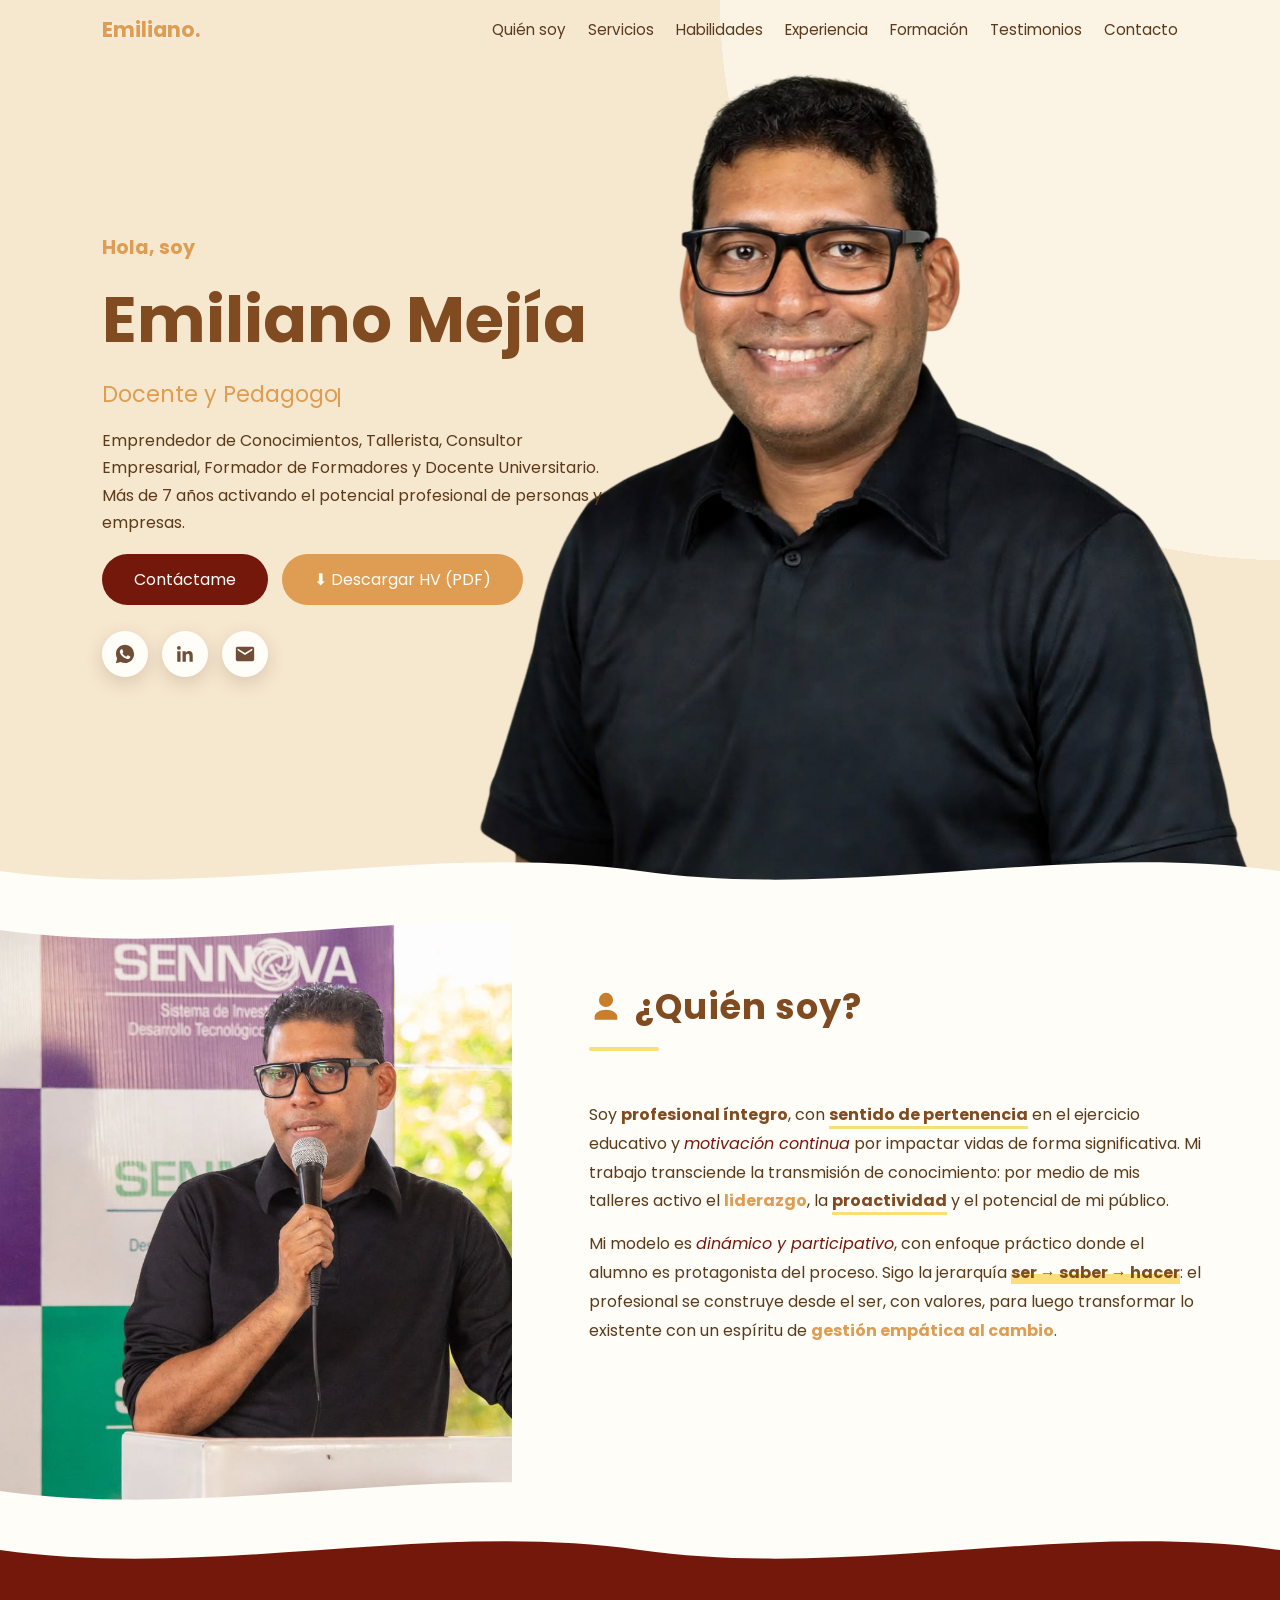
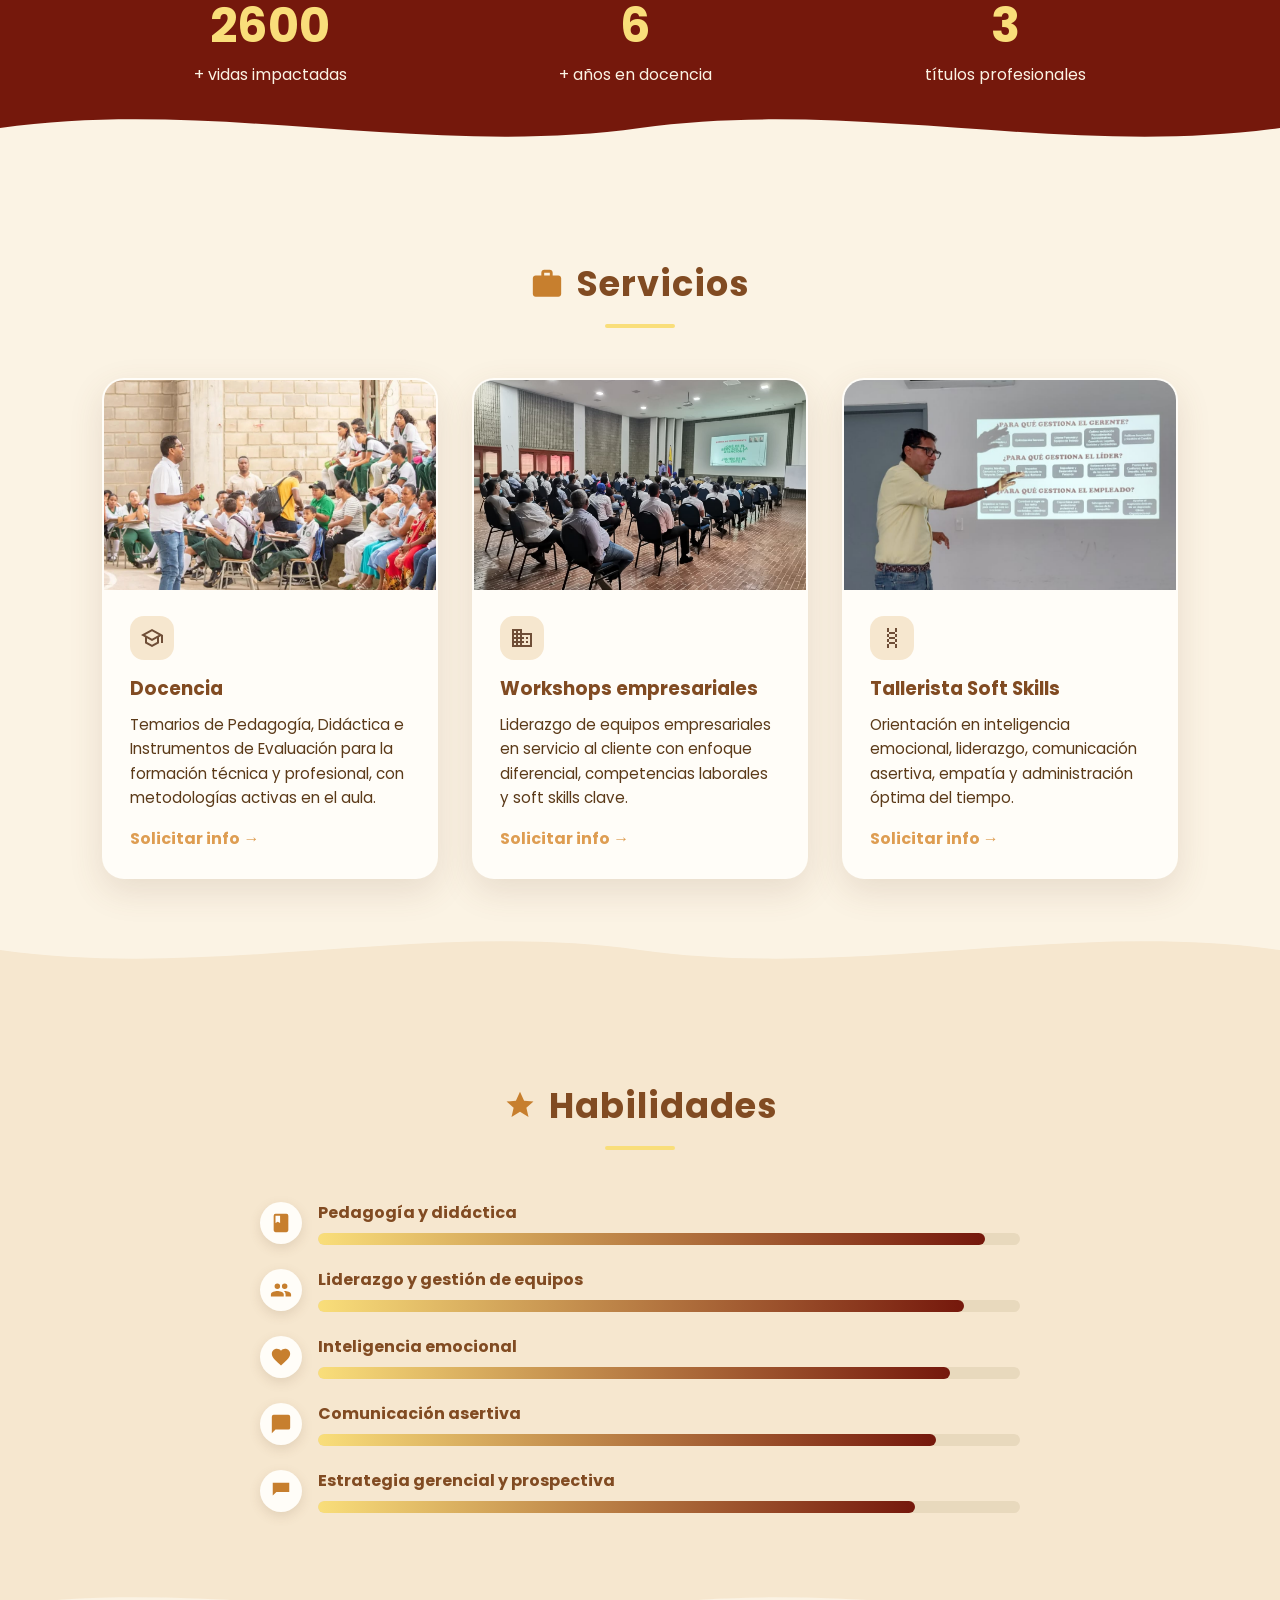
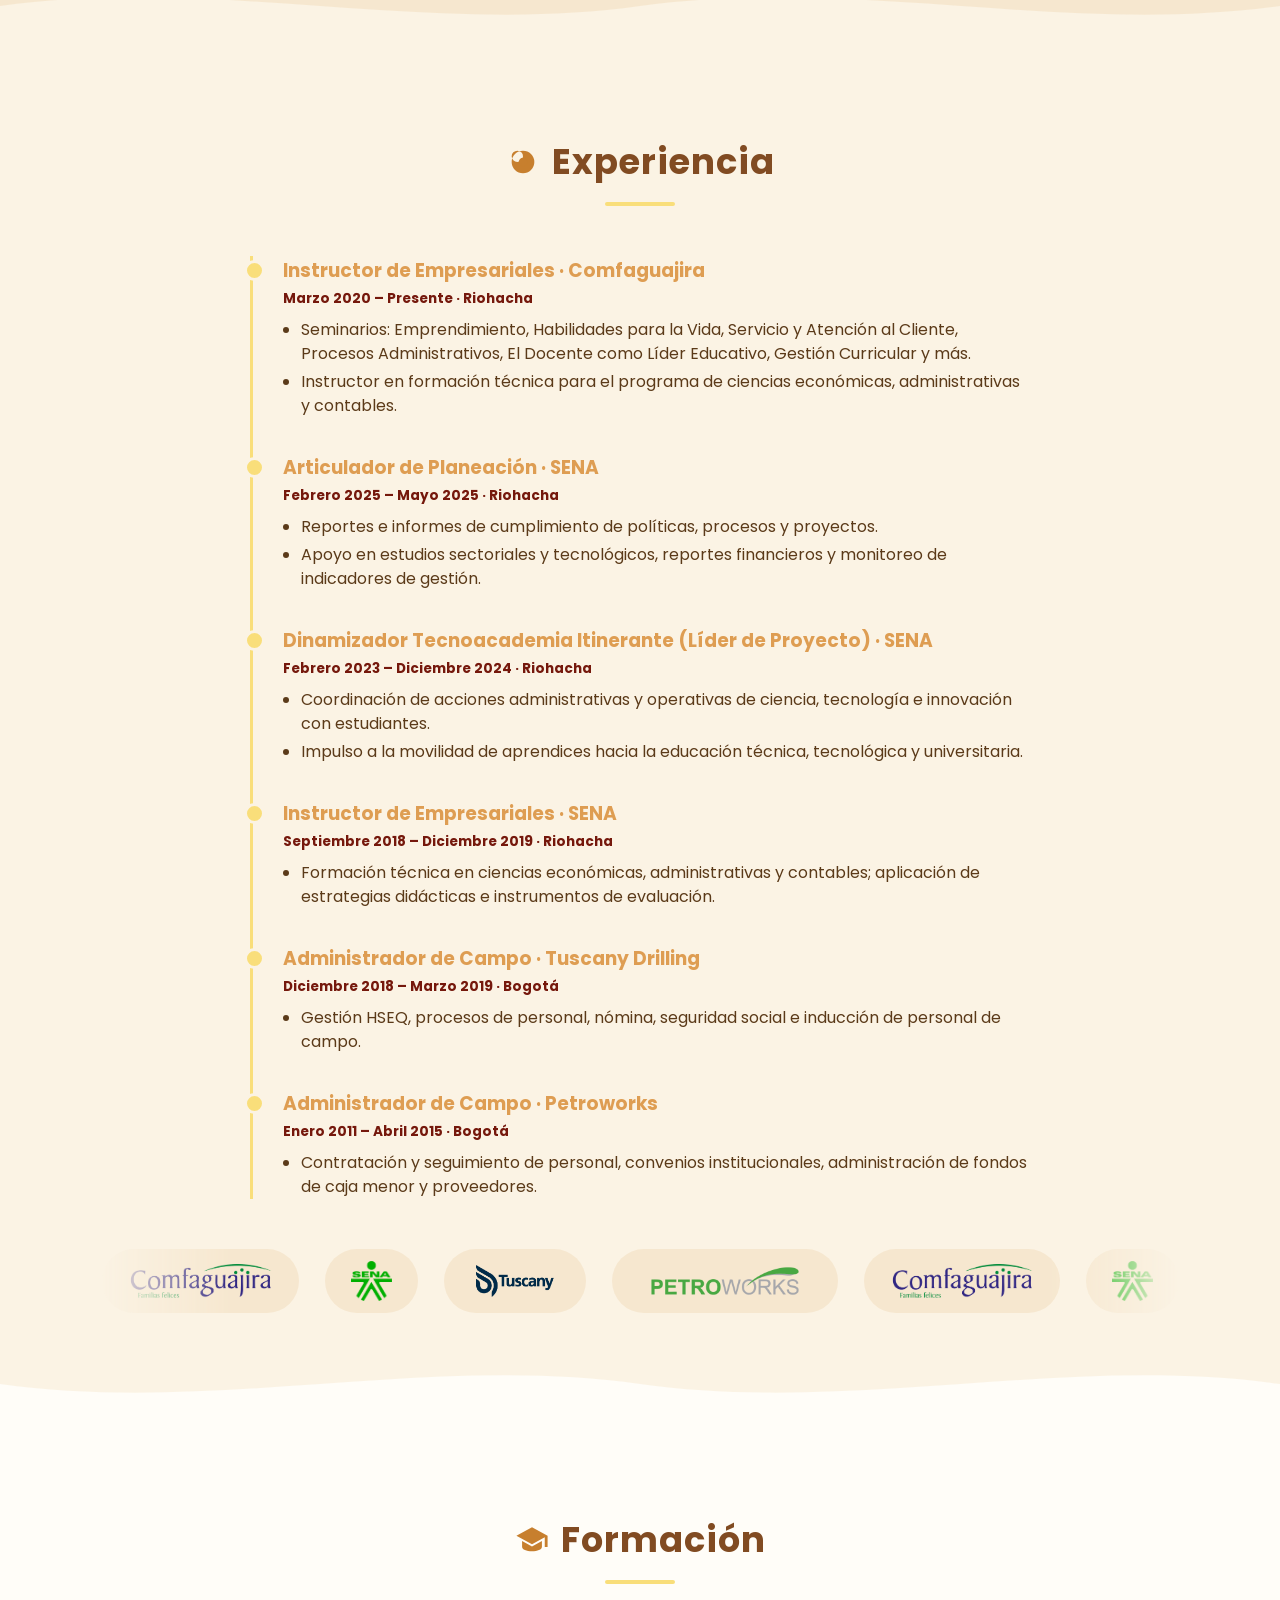
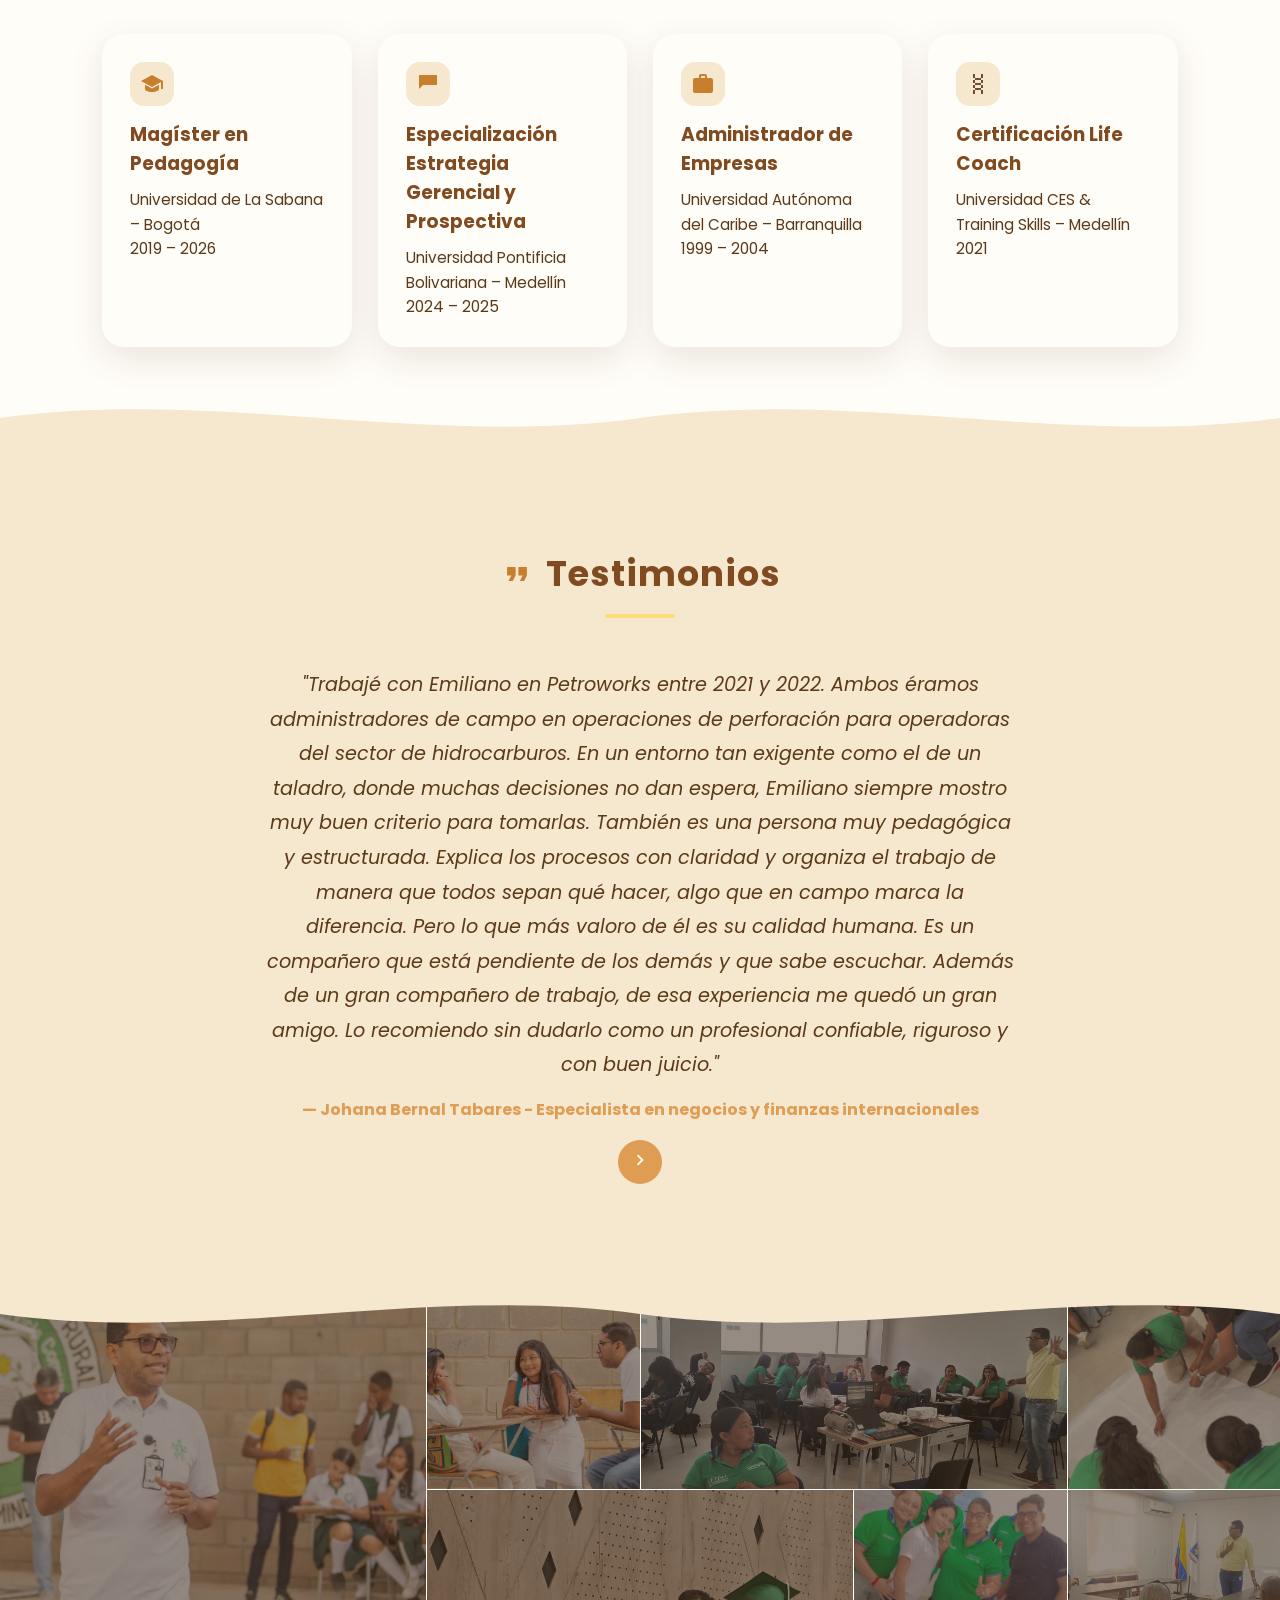
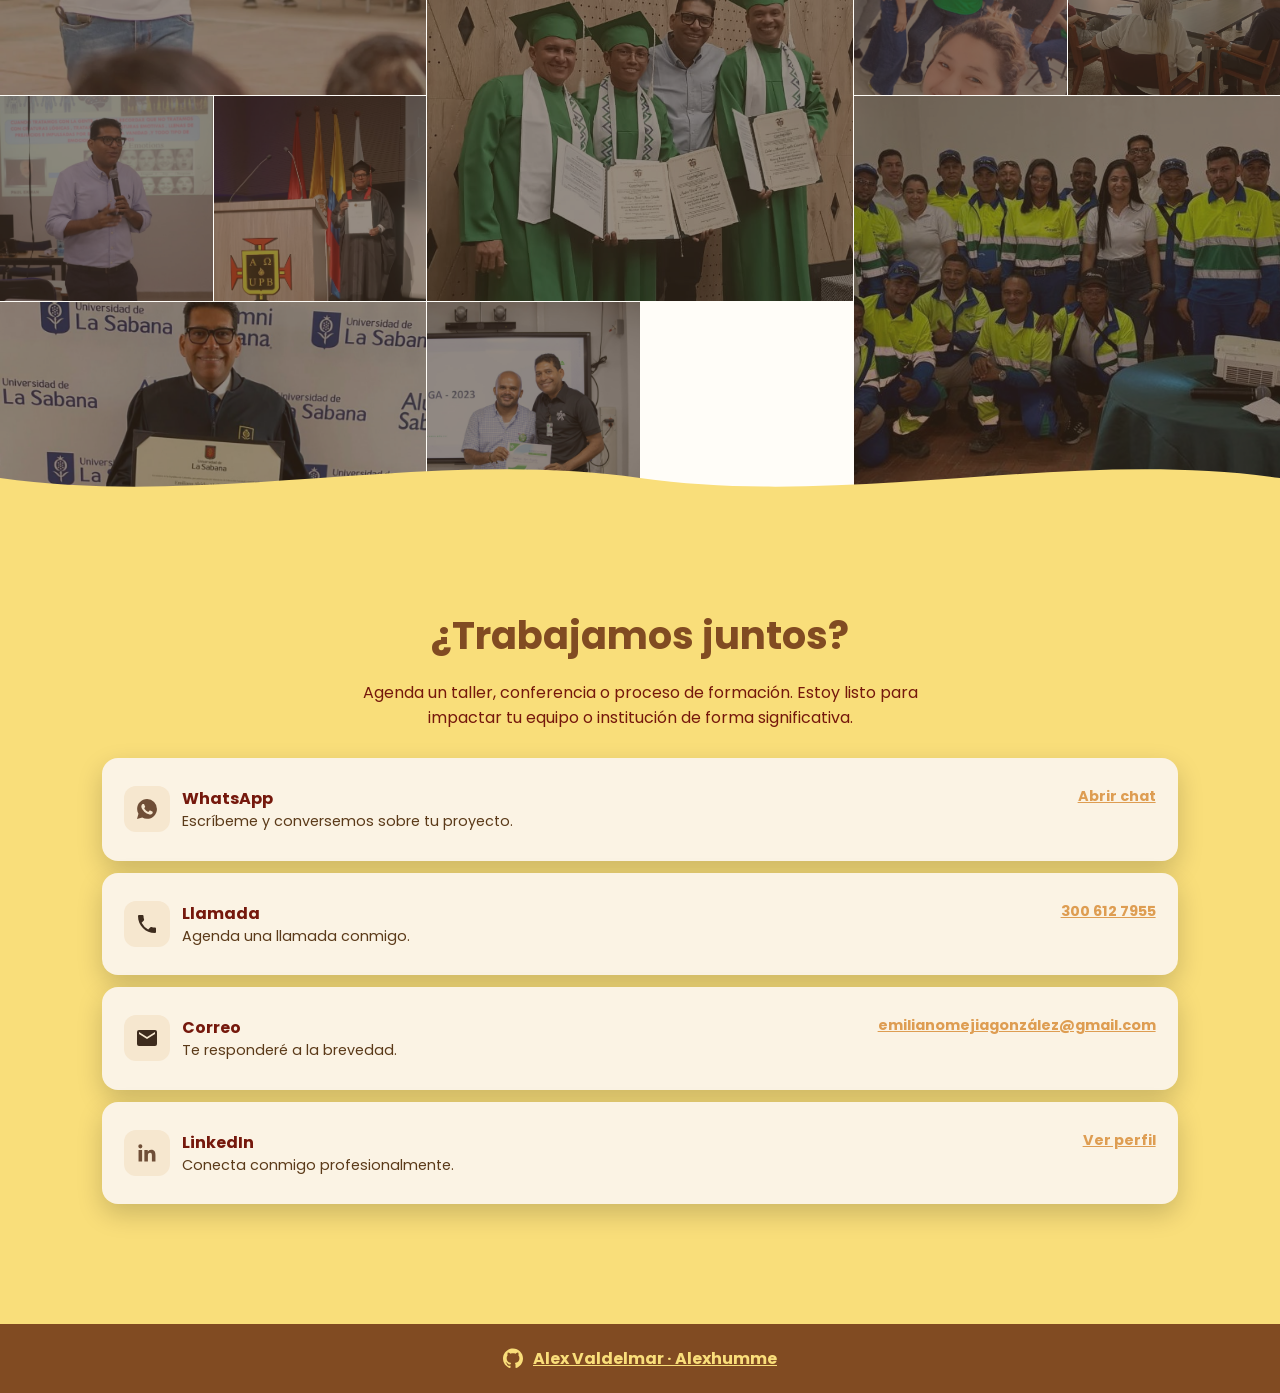
<file: index.html>
<!DOCTYPE html>
<html lang="es">
<head>
<meta charset="UTF-8">
<meta name="viewport" content="width=device-width, initial-scale=1.0">
<title>Emiliano Mejía | Portafolio</title>
<link rel="stylesheet" href="css/style.css">
</head>
<body>

<header>
<nav>
  <a class="logo" href="#hero" id="logoNav">Emiliano<span>.</span></a>
  <ul>
    <li><a href="#sobre-mi">Quién soy</a></li>
    <li><a href="#servicios">Servicios</a></li>
    <li><a href="#habilidades">Habilidades</a></li>
    <li><a href="#experiencia">Experiencia</a></li>
    <li><a href="#formacion">Formación</a></li>
    <li><a href="#testimonios">Testimonios</a></li>
    <li><a href="#contacto">Contacto</a></li>
  </ul>
</nav>
</header>

<section id="hero">
  <div class="texto">
    <span class="hola">Hola, soy</span>
    <h1>Emiliano Mejía</h1>
    <span id="typed"></span><span class="cursor"></span>
    <p>Emprendedor de Conocimientos, Tallerista, Consultor Empresarial, Formador de Formadores y Docente Universitario. Más de 7 años activando el potencial profesional de personas y empresas.</p>
    <a class="btn" href="#contacto">Contáctame</a>
    <a class="btn" style="background:var(--ambar-oscuro);margin-left:10px" href="assets/cv_emiliano_resumen.pdf" download>⬇ Descargar HV (PDF)</a>
    <div class="contactos-hero">
      <a href="https://wa.me/573006127955" target="_blank" title="WhatsApp"><img src="assets/iconos/whatsapp.svg" alt=""></a>
      <a href="https://www.linkedin.com/in/emiliano-alcides-mej%C3%ADa-gonz%C3%A1lez-1841b9232/" target="_blank" title="LinkedIn"><img src="assets/iconos/linkedin.svg" alt=""></a>
      <a href="mailto:emilianomejíagonzález@gmail.com" title="Email"><img src="assets/iconos/email.svg" alt=""></a>
    </div>
  </div>
</section>

<section id="sobre-mi">
  <img class="onda" src="assets/iconos/onda_a_fffdf8.svg" alt="">
  <img class="onda-top" src="assets/iconos/onda_a_fffdf8.svg" alt="">
  <div class="imagen" data-px="0.08"><img src="assets/conferencia.jpg" alt="Emiliano en conferencia"></div>
  <div class="contenido">
    <div class="titulo-seccion" style="text-align:left"><h2><img class="icono-titulo" src="assets/iconos/user.svg" alt="">¿Quién soy?</h2><div class="linea" style="margin-left:0"></div></div>
    <p>Soy <span class="hl-negrita">profesional íntegro</span>, con <span class="hl-sub">sentido de pertenencia</span> en el ejercicio educativo y <span class="hl-cursiva">motivación continua</span> por impactar vidas de forma significativa. Mi trabajo transciende la transmisión de conocimiento: por medio de mis talleres activo el <span class="hl-color">liderazgo</span>, la <span class="hl-sub">proactividad</span> y el potencial de mi público.</p>
    <p>Mi modelo es <span class="hl-cursiva">dinámico y participativo</span>, con enfoque práctico donde el alumno es protagonista del proceso. Sigo la jerarquía <span class="hl-barrido">ser → saber → hacer</span>: el profesional se construye desde el ser, con valores, para luego transformar lo existente con un espíritu de <span class="hl-color">gestión empática al cambio</span>.</p>
  </div>
</section>

<div id="stats">
  <img class="onda" src="assets/iconos/onda_a_fffdf8.svg" alt="">
  <img class="onda-top" src="assets/iconos/onda_a_fffdf8.svg" alt="">
  <div class="stat"><div class="numero" data-meta="3000">0</div><div>+ vidas impactadas</div></div>
  <div class="stat"><div class="numero" data-meta="7">0</div><div>+ años en docencia</div></div>
  <div class="stat"><div class="numero" data-meta="4">0</div><div>títulos profesionales</div></div>
</div>

<section id="servicios">
  <img class="onda" src="assets/iconos/onda_b_fbf3e4.svg" alt="">
  <div class="titulo-seccion revelar"><h2><img class="icono-titulo" src="assets/iconos/maletin.svg" alt="">Servicios</h2><div class="linea"></div></div>
  <div class="grid-servicios">
    <div class="tarjeta revelar">
      <div class="thumb"><img src="assets/servicios/docencia/colegio2.jpeg" alt="Docencia"></div>
      <div class="cuerpo">
        <div class="icono-servicio"><img src="assets/iconos/grad.svg" alt=""></div>
        <h3>Docencia</h3>
        <p>Temarios de Pedagogía, Didáctica e Instrumentos de Evaluación para la formación técnica y profesional, con metodologías activas en el aula.</p>
        <a class="mas" href="https://wa.me/573006127955" target="_blank">Solicitar info →</a>
      </div>
    </div>
    <div class="tarjeta revelar">
      <div class="thumb"><img src="assets/servicios/empresas/conferencia.jpeg" alt="Empresas"></div>
      <div class="cuerpo">
        <div class="icono-servicio"><img src="assets/iconos/edificio.svg" alt=""></div>
        <h3>Workshops empresariales</h3>
        <p>Liderazgo de equipos empresariales en servicio al cliente con enfoque diferencial, competencias laborales y soft skills clave.</p>
        <a class="mas" href="https://wa.me/573006127955" target="_blank">Solicitar info →</a>
      </div>
    </div>
    <div class="tarjeta revelar">
      <div class="thumb"><img src="assets/servicios/profesionales/gerencia_liderazgo.png" alt="Profesionales"></div>
      <div class="cuerpo">
        <div class="icono-servicio"><img src="assets/iconos/coach.svg" alt=""></div>
        <h3>Tallerista Soft Skills</h3>
        <p>Orientación en inteligencia emocional, liderazgo, comunicación asertiva, empatía y administración óptima del tiempo.</p>
        <a class="mas" href="https://wa.me/573006127955" target="_blank">Solicitar info →</a>
      </div>
    </div>
  </div>
</section>

<section id="habilidades">
  <img class="onda" src="assets/iconos/onda_a_f6e7cf.svg" alt="">
  <div class="titulo-seccion revelar"><h2><img class="icono-titulo" src="assets/iconos/estrella.svg" alt="">Habilidades</h2><div class="linea"></div></div>
  <div style="max-width:760px;margin:auto">
    <div class="barra"><div class="icono-skill"><img src="assets/iconos/marcador.svg" alt=""></div><div class="detalle"><label>Pedagogía y didáctica</label><div class="pista"><div class="relleno" data-w="95"></div></div></div></div>
    <div class="barra"><div class="icono-skill"><img src="assets/iconos/grupo.svg" alt=""></div><div class="detalle"><label>Liderazgo y gestión de equipos</label><div class="pista"><div class="relleno" data-w="92"></div></div></div></div>
    <div class="barra"><div class="icono-skill"><img src="assets/iconos/corazon.svg" alt=""></div><div class="detalle"><label>Inteligencia emocional</label><div class="pista"><div class="relleno" data-w="90"></div></div></div></div>
    <div class="barra"><div class="icono-skill"><img src="assets/iconos/chat.svg" alt=""></div><div class="detalle"><label>Comunicación asertiva</label><div class="pista"><div class="relleno" data-w="88"></div></div></div></div>
    <div class="barra"><div class="icono-skill"><img src="assets/iconos/estrategia.svg" alt=""></div><div class="detalle"><label>Estrategia gerencial y prospectiva</label><div class="pista"><div class="relleno" data-w="85"></div></div></div></div>
  </div>
</section>

<section id="experiencia">
  <img class="onda" src="assets/iconos/onda_b_fbf3e4.svg" alt="">
  <div class="titulo-seccion revelar"><h2><img class="icono-titulo" src="assets/iconos/reloj.svg" alt="">Experiencia</h2><div class="linea"></div></div>
  <div class="timeline" style="max-width:780px;margin:auto">
    <div class="item-t revelar"><h3>Instructor de Empresariales · Comfaguajira</h3><span class="fecha">Marzo 2020 – Presente · Riohacha</span><ul><li>Seminarios: Emprendimiento, Habilidades para la Vida, Servicio y Atención al Cliente, Procesos Administrativos, El Docente como Líder Educativo, Gestión Curricular y más.</li><li>Instructor en formación técnica para el programa de ciencias económicas, administrativas y contables.</li></ul></div>
    <div class="item-t revelar"><h3>Articulador de Planeación · SENA</h3><span class="fecha">Febrero 2025 – Mayo 2025 · Riohacha</span><ul><li>Reportes e informes de cumplimiento de políticas, procesos y proyectos.</li><li>Apoyo en estudios sectoriales y tecnológicos, reportes financieros y monitoreo de indicadores de gestión.</li></ul></div>
    <div class="item-t revelar"><h3>Dinamizador Tecnoacademia Itinerante (Líder de Proyecto) · SENA</h3><span class="fecha">Febrero 2023 – Diciembre 2024 · Riohacha</span><ul><li>Coordinación de acciones administrativas y operativas de ciencia, tecnología e innovación con estudiantes.</li><li>Impulso a la movilidad de aprendices hacia la educación técnica, tecnológica y universitaria.</li></ul></div>
    <div class="item-t revelar"><h3>Instructor de Empresariales · SENA</h3><span class="fecha">Septiembre 2018 – Diciembre 2019 · Riohacha</span><ul><li>Formación técnica en ciencias económicas, administrativas y contables; aplicación de estrategias didácticas e instrumentos de evaluación.</li></ul></div>
    <div class="item-t revelar"><h3>Administrador de Campo · Tuscany Drilling</h3><span class="fecha">Diciembre 2018 – Marzo 2019 · Bogotá</span><ul><li>Gestión HSEQ, procesos de personal, nómina, seguridad social e inducción de personal de campo.</li></ul></div>
    <div class="item-t revelar"><h3>Administrador de Campo · Petroworks</h3><span class="fecha">Enero 2011 – Abril 2015 · Bogotá</span><ul><li>Contratación y seguimiento de personal, convenios institucionales, administración de fondos de caja menor y proveedores.</li></ul></div>
  </div>

  <div class="cinta"><div class="cinta-inner" id="cinta"></div></div>
</section>

<section id="formacion">
  <img class="onda" src="assets/iconos/onda_a_fffdf8.svg" alt="">
  <div class="titulo-seccion revelar"><h2><img class="icono-titulo" src="assets/iconos/libro.svg" alt="">Formación</h2><div class="linea"></div></div>
  <div class="grid-formacion">
    <div class="tarjeta revelar"><div class="cuerpo"><div class="icono-servicio"><img src="assets/iconos/libro.svg" alt=""></div><h3>Magíster en Pedagogía</h3><p>Universidad de La Sabana – Bogotá<br>2019 – 2026</p></div></div>
    <div class="tarjeta revelar"><div class="cuerpo"><div class="icono-servicio"><img src="assets/iconos/estrategia.svg" alt=""></div><h3>Especialización Estrategia Gerencial y Prospectiva</h3><p>Universidad Pontificia Bolivariana – Medellín<br>2024 – 2025</p></div></div>
    <div class="tarjeta revelar"><div class="cuerpo"><div class="icono-servicio"><img src="assets/iconos/maletin.svg" alt=""></div><h3>Administrador de Empresas</h3><p>Universidad Autónoma del Caribe – Barranquilla<br>1999 – 2004</p></div></div>
    <div class="tarjeta revelar"><div class="cuerpo"><div class="icono-servicio"><img src="assets/iconos/coach.svg" alt=""></div><h3>Certificación Life Coach</h3><p>Universidad CES & Training Skills – Medellín<br>2021</p></div></div>
  </div>
</section>

<section id="testimonios">
  <img class="onda" src="assets/iconos/onda_b_f6e7cf.svg" alt="">
  <div class="titulo-seccion revelar"><h2><img class="icono-titulo" src="assets/iconos/comillas.svg" alt="">Testimonios</h2><div class="linea"></div></div>
  <div class="carrusel">
    <blockquote id="cita">"El profesor Emiliano activa el potencial profesional de su público; su liderazgo y proactividad inspiran a dar lo mejor."</blockquote>
    <cite id="autor">— Participante de taller empresarial</cite>
    <button id="sigTestimonio" aria-label="Siguiente testimonio"><img src="assets/iconos/flecha.svg" alt=""></button>
  </div>
</section>

<section id="galeria">
  <img class="onda-top" src="assets/iconos/onda_a_f6e7cf.svg" alt="">
  <div class="mosaico">
    <div class="celda"><img src="assets/servicios/docencia/colegio.jpeg" alt="Docencia"></div>
    <div class="celda"><img src="assets/servicios/docencia/docencia_etnica.jpeg" alt="Docencia"></div>
    <div class="celda"><img src="assets/servicios/docencia/docencia_tecnica.png" alt="Docencia técnica"></div>
    <div class="celda"><img src="assets/servicios/docencia/emiliano_ayudando_estudiantes.jpeg" alt="Emiliano apoyando estudiantes"></div>
    <div class="celda"><img src="assets/servicios/docencia/emiliano_con_graduados.jpeg" alt="Emiliano con graduados"></div>
    <div class="celda"><img src="assets/servicios/docencia/emilinao_con_estudiantes.jpeg" alt="Emiliano con estudiantes"></div>
    <div class="celda"><img src="assets/servicios/empresas/orientacion_prepensionados.jpeg" alt="Orientación"></div>
    <div class="celda"><img src="assets/servicios/profesionales/inteligencia_emocional.jpeg" alt="Inteligencia emocional"></div>
    <div class="celda"><img src="assets/servicios/empresas/aqualia.jpeg" alt="aqualia"></div>
    <div class="celda"><img src="assets/formacion/magister_diploma.jpeg" alt="Diploma"></div>
    <div class="celda"><img src="assets/formacion/profesional.jpeg" alt="Profesional"></div>
    <div class="celda"><img src="assets/formacion/siga.png" alt="Life Coach"></div>
  </div>
</section>

<section id="contacto">
  <img class="onda" src="assets/iconos/onda_a_e0a458.svg" alt="">
  <h2>¿Trabajamos juntos?</h2>
  <p class="desc">Agenda un taller, conferencia o proceso de formación. Estoy listo para impactar tu equipo o institución de forma significativa.</p>
  <div class="tarjetas-contacto">
    <a class="tarjeta-c" href="https://wa.me/573006127955" target="_blank">
      <div class="izq">
        <div class="icono-c"><img src="assets/iconos/whatsapp.svg" alt="WhatsApp"></div>
        <div><h3>WhatsApp</h3><p>Escríbeme y conversemos sobre tu proyecto.</p></div>
      </div>
      <span>Abrir chat</span>
    </a>
    <a class="tarjeta-c" href="tel:+573006127955">
      <div class="izq">
        <div class="icono-c"><img src="assets/iconos/telefono.svg" alt="Llamada"></div>
        <div><h3>Llamada</h3><p>Agenda una llamada conmigo.</p></div>
      </div>
      <span>300 612 7955</span>
    </a>
    <a class="tarjeta-c" href="mailto:emilianomejiagonzalez@gmail.com">
      <div class="izq">
        <div class="icono-c"><img src="assets/iconos/email2.svg" alt="Correo"></div>
        <div><h3>Correo</h3><p>Te responderé a la brevedad.</p></div>
      </div>
      <span>emilianomejiagonzález@gmail.com</span>
    </a>
    <a class="tarjeta-c" href="https://www.linkedin.com/in/emiliano-alcides-mej%C3%ADa-gonz%C3%A1lez-1841b9232/" target="_blank">
      <div class="izq">
        <div class="icono-c"><img src="assets/iconos/linkedin.svg" alt="LinkedIn"></div>
        <div><h3>LinkedIn</h3><p>Conecta conmigo profesionalmente.</p></div>
      </div>
      <span>Ver perfil</span>
    </a>
  </div>
</section>

<footer><img src="./assets/iconos/github.svg" alt="" srcset=""><a href="https://github.com/Alexhumme/emiliano_hv/">Alex Valdelmar · Alexhumme</a></footer>

<script src="js/main.js"></script>
</body>
</html>
</file>
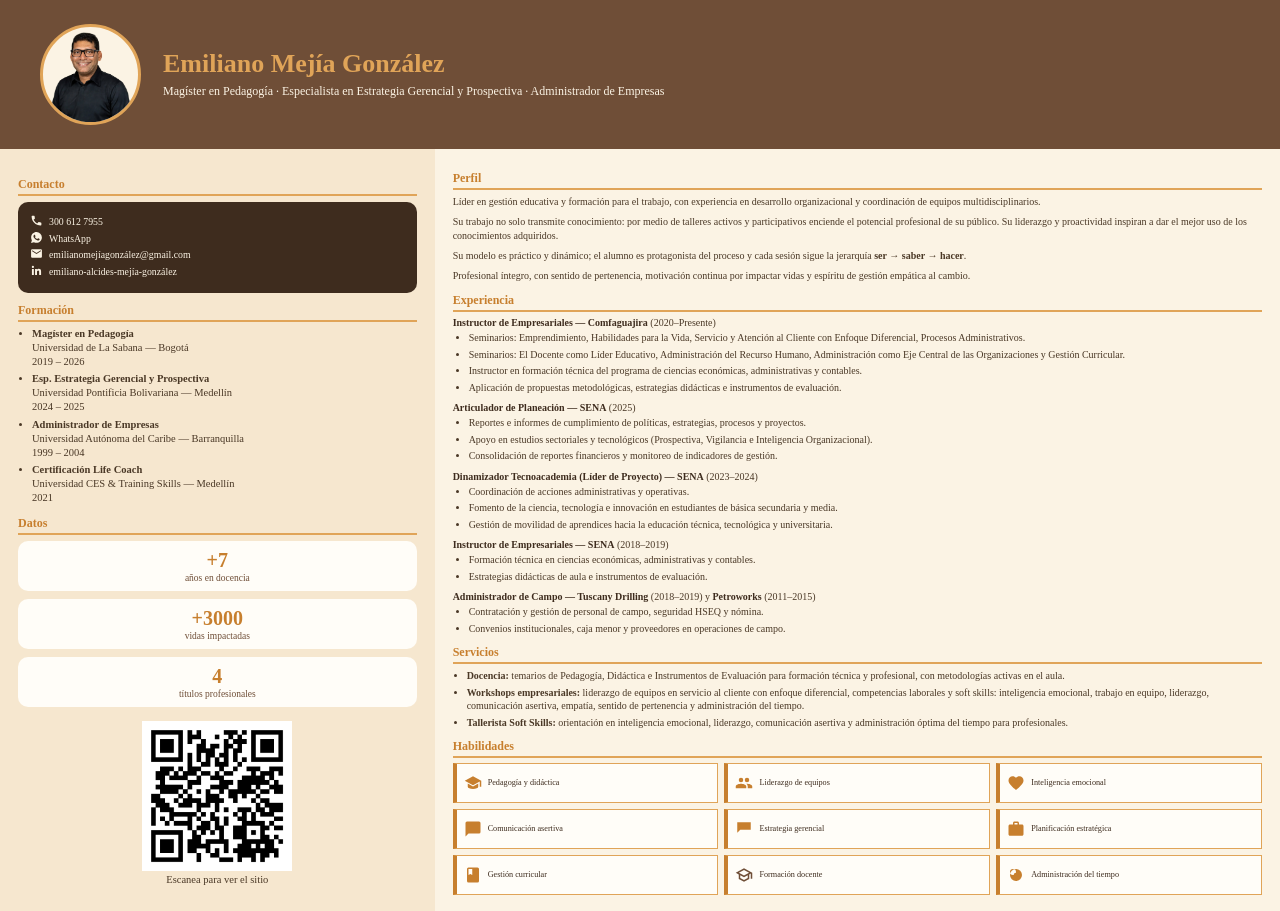
<file: assets/cv_resumen.html>
<!DOCTYPE html><html><head><meta charset="utf-8"><style>
@page{size:A4;margin:0}
body{margin:0;font-family:Georgia,serif;color:#4a3826;background:#fbf3e4}
.cab{display:flex;align-items:center;gap:22px;background:#6f4e37;color:#fbf3e4;padding:24px 40px}
.cab img{width:95px;height:95px;border-radius:50%;object-fit:cover;border:3px solid #e0a458;background:#fbf3e4}
.contacto-box{background:#3e2c1e;color:#fbf3e4;border-radius:10px;padding:12px;margin-top:6px;font-size:9.8px;line-height:1.7}
.contacto-box img{width:13px;height:13px;vertical-align:-2px;margin-right:6px}
.qr img{width:150px}
.cab h1{margin:0;font-family:Georgia,serif;font-size:26px;color:#e0a458}
.cab p{margin:4px 0 0;font-size:12px}
.cols{display:flex}
.izq{width:33%;background:#f6e7cf;padding:18px;font-size:10.5px}
.der{width:67%;padding:12px 18px;font-size:10px}
h2{font-size:12px;color:#c77f2e;border-bottom:2px solid #e0a458;padding-bottom:2px;margin:10px 0 5px}
p{line-height:1.4;margin:0 0 6px}
ul{margin:5px 0 8px 14px;padding:0}
li{margin-bottom:3px;line-height:1.35}
.exp{margin-bottom:8px}
.exp b{color:#3e2c1e}
.exp .sub{margin:3px 0 0 16px;padding:0}
.exp .sub li{list-style:disc}
.skills{display:grid;grid-template-columns:repeat(3,1fr);gap:6px}
.skill{background:#fffdf8;border:1px solid #e0a458;border-left:4px solid #c77f2e;border-radius:0;padding:4px 7px;font-size:8.2px;color:#3e2c1e;display:flex;align-items:center;gap:6px;min-height:30px;line-height:1.15}
.skill img{width:18px;height:18px;flex:none}
.qr{text-align:center;margin-top:14px}
.qr img{width:150px}
.datos{display:flex;flex-direction:column;gap:8px;margin-top:6px}
.dato{background:#fffdf8;border-radius:10px;padding:8px 12px;text-align:center}
.dato b{display:block;font-size:20px;color:#c77f2e}
.dato span{font-size:9.5px;color:#6f4e37}
</style></head><body>
<div class="cab"><img src="foto_para_hero.png" alt="Emiliano"><div><h1>Emiliano Mejía González</h1><p>Magíster en Pedagogía · Especialista en Estrategia Gerencial y Prospectiva · Administrador de Empresas</p></div></div>
<div class="cols">
<div class="izq">
<h2>Contacto</h2>
<div class="contacto-box">
<div><img src="iconos/claro_telefono.svg">300 612 7955</div>
<div><img src="iconos/claro_whatsapp.svg">WhatsApp</div>
<div><img src="iconos/claro_email2.svg">emilianomejíagonzález@gmail.com</div>
<div><img src="iconos/claro_linkedin.svg">emiliano-alcides-mejía-gonzález</div>
</div>
<h2>Formación</h2>
<ul><li><b>Magíster en Pedagogía</b><br>Universidad de La Sabana — Bogotá<br>2019 – 2026</li><li><b>Esp. Estrategia Gerencial y Prospectiva</b><br>Universidad Pontificia Bolivariana — Medellín<br>2024 – 2025</li><li><b>Administrador de Empresas</b><br>Universidad Autónoma del Caribe — Barranquilla<br>1999 – 2004</li><li><b>Certificación Life Coach</b><br>Universidad CES & Training Skills — Medellín<br>2021</li></ul>
<h2>Datos</h2>
<div class="datos">
<div class="dato"><b>+7</b><span>años en docencia</span></div>
<div class="dato"><b>+3000</b><span>vidas impactadas</span></div>
<div class="dato"><b>4</b><span>títulos profesionales</span></div>
</div>
<div class="qr"><img src="qr_sitio.png"><p>Escanea para ver el sitio</p></div>
</div>
<div class="der">
<h2>Perfil</h2>
<p>Líder en gestión educativa y formación para el trabajo, con experiencia en desarrollo organizacional y coordinación de equipos multidisciplinarios.</p>
<p>Su trabajo no solo transmite conocimiento: por medio de talleres activos y participativos enciende el potencial profesional de su público. Su liderazgo y proactividad inspiran a dar el mejor uso de los conocimientos adquiridos.</p>
<p>Su modelo es práctico y dinámico; el alumno es protagonista del proceso y cada sesión sigue la jerarquía <b>ser → saber → hacer</b>.</p>
<p>Profesional íntegro, con sentido de pertenencia, motivación continua por impactar vidas y espíritu de gestión empática al cambio.</p>
<h2>Experiencia</h2>
<div class="exp"><b>Instructor de Empresariales — Comfaguajira</b> (2020–Presente)
<ul class="sub">
<li>Seminarios: Emprendimiento, Habilidades para la Vida, Servicio y Atención al Cliente con Enfoque Diferencial, Procesos Administrativos.</li>
<li>Seminarios: El Docente como Líder Educativo, Administración del Recurso Humano, Administración como Eje Central de las Organizaciones y Gestión Curricular.</li>
<li>Instructor en formación técnica del programa de ciencias económicas, administrativas y contables.</li>
<li>Aplicación de propuestas metodológicas, estrategias didácticas e instrumentos de evaluación.</li>
</ul></div>
<div class="exp"><b>Articulador de Planeación — SENA</b> (2025)
<ul class="sub">
<li>Reportes e informes de cumplimiento de políticas, estrategias, procesos y proyectos.</li>
<li>Apoyo en estudios sectoriales y tecnológicos (Prospectiva, Vigilancia e Inteligencia Organizacional).</li>
<li>Consolidación de reportes financieros y monitoreo de indicadores de gestión.</li>
</ul></div>
<div class="exp"><b>Dinamizador Tecnoacademia (Líder de Proyecto) — SENA</b> (2023–2024)
<ul class="sub">
<li>Coordinación de acciones administrativas y operativas.</li>
<li>Fomento de la ciencia, tecnología e innovación en estudiantes de básica secundaria y media.</li>
<li>Gestión de movilidad de aprendices hacia la educación técnica, tecnológica y universitaria.</li>
</ul></div>
<div class="exp"><b>Instructor de Empresariales — SENA</b> (2018–2019)
<ul class="sub">
<li>Formación técnica en ciencias económicas, administrativas y contables.</li>
<li>Estrategias didácticas de aula e instrumentos de evaluación.</li>
</ul></div>
<div class="exp"><b>Administrador de Campo — Tuscany Drilling</b> (2018–2019) y <b>Petroworks</b> (2011–2015)
<ul class="sub">
<li>Contratación y gestión de personal de campo, seguridad HSEQ y nómina.</li>
<li>Convenios institucionales, caja menor y proveedores en operaciones de campo.</li>
</ul></div>
<h2>Servicios</h2>
<ul>
<li><b>Docencia:</b> temarios de Pedagogía, Didáctica e Instrumentos de Evaluación para formación técnica y profesional, con metodologías activas en el aula.</li>
<li><b>Workshops empresariales:</b> liderazgo de equipos en servicio al cliente con enfoque diferencial, competencias laborales y soft skills: inteligencia emocional, trabajo en equipo, liderazgo, comunicación asertiva, empatía, sentido de pertenencia y administración del tiempo.</li>
<li><b>Tallerista Soft Skills:</b> orientación en inteligencia emocional, liderazgo, comunicación asertiva y administración óptima del tiempo para profesionales.</li>
</ul>
<h2>Habilidades</h2>
<div class="skills">
<div class="skill"><img src="iconos/libro.svg">Pedagogía y didáctica</div>
<div class="skill"><img src="iconos/grupo.svg">Liderazgo de equipos</div>
<div class="skill"><img src="iconos/corazon.svg">Inteligencia emocional</div>
<div class="skill"><img src="iconos/chat.svg">Comunicación asertiva</div>
<div class="skill"><img src="iconos/estrategia.svg">Estrategia gerencial</div>
<div class="skill"><img src="iconos/maletin.svg">Planificación estratégica</div>
<div class="skill"><img src="iconos/marcador.svg">Gestión curricular</div>
<div class="skill"><img src="iconos/grad.svg">Formación docente</div>
<div class="skill"><img src="iconos/reloj.svg">Administración del tiempo</div>
</div>
</div>
</div>
</body></html>
</file>
<file: css/style.css>
@import url('https://fonts.googleapis.com/css2?family=Poppins:wght@300;400;600;700&family=Playfair+Display:wght@500;700&display=swap');

:root {
  --ambar: #f9de7a;
  --ambar-oscuro: #de9d52;
  --cafe: #75180c;
  --cafe-oscuro: #814b22;
  --crema: #fbf3e4;
  --pastel: #f6e7cf;
  --blanco: #fffdf8;
  --texto: #5b3a19;
}

* {
  margin: 0;
  padding: 0;
  box-sizing: border-box;
  scroll-behavior: smooth
}

body {
  font-family: 'Poppins', sans-serif;
  background: var(--crema);
  color: var(--texto);
  overflow-x: hidden
}

h1,
h2,
h3 {
  font-family: 'Poppins', serif;
  color: var(--cafe-oscuro)
}

section {
  padding: 100px 8%;
  position: relative
}

.onda {
  position: absolute;
  top: -59px;
  left: 0;
  width: 100%;
  height: 60px;
  display: block;
  z-index: 10;
}

.onda-top {
  position: absolute;
  top: 0;
  transform: rotate(180deg);
  left: 0;
  width: 100%;
  height: 60px;
  display: block;
  z-index: 10;
}

.titulo-seccion {
  text-align: center;
  margin-bottom: 50px
}

.titulo-seccion h2 {
  font-size: 2.2rem;
  letter-spacing: 1px;
  display: inline-flex;
  align-items: center;
  gap: 12px
}

.titulo-seccion .linea {
  width: 70px;
  height: 4px;
  background: var(--ambar);
  margin: 14px auto;
  border-radius: 2px
}

.icono-titulo {
  width: 34px;
  height: 34px
}

/* NAV */
header {
  position: fixed;
  top: 0;
  width: 100%;
  background: transparent;
  backdrop-filter: none;
  z-index: 100;
  box-shadow: none;
  transition: background .4s, box-shadow .4s
}

nav {
  display: flex;
  justify-content: space-between;
  align-items: center;
  padding: 14px 8%
}

nav .logo {
  font-weight: bold;
  font-size: 1.3rem;
  color: var(--cafe);
  font-family: 'Poppins', sans-serif;
  text-shadow: 0 1px 6px rgba(251, 243, 228, .9)
}

nav .logo span {
  color: var(--ambar-oscuro)
}

nav ul {
  display: flex;
  gap: 22px;
  list-style: none
}

nav a {
  text-decoration: none;
  color: var(--texto);
  font-family: 'Poppins', sans-serif;
  font-size: .95rem;
  transition: color .3s;
  text-shadow: 0 1px 6px rgba(251, 243, 228, .9)
}

nav a:hover {
  color: var(--ambar-oscuro)
}

nav a.activo {
  color: var(--ambar-oscuro);
  font-weight: bold
}

nav .logo {
  cursor: pointer
}

nav .logo.activo,
nav .logo.activo span {
  color: var(--ambar-oscuro)
}

header.con-fondo {
  background: var(--pastel);
  box-shadow: 0 2px 12px rgba(111, 78, 55, .12)
}

.hl-color {
  color: var(--ambar-oscuro);
  font-weight: bold
}

.hl-sub {
  border-bottom: 3px solid var(--ambar);
  font-weight: bold;
  color: var(--cafe-oscuro)
}

.hl-cursiva {
  font-style: italic;
  color: var(--cafe)
}

.hl-negrita {
  font-weight: bold;
  color: var(--cafe-oscuro)
}

.hl-barrido {
  color: var(--cafe-oscuro);
  font-weight: bold;
  background: linear-gradient(to right, var(--ambar) 0%, var(--ambar) 100%) no-repeat 0 92%/0% 42%;
  transition: background-size 1.1s ease;
  padding-bottom: 1px
}

.hl-barrido.activo-barrido {
  background-size: 100% 42%
}

/* HERO: foto como fondo */
#hero {
  min-height: 100vh;
  background-image: url('../assets/foto_para_hero.png'), radial-gradient(circle 560px at right top, var(--crema) 100%, rgba(255, 255, 255, 0) 100%);
  background-color: var(--pastel);
  background-repeat: no-repeat;
  background-position: right center, right center;
  background-size: contain, auto;
  display: flex;
  align-items: center;
  padding-top: 110px;
  transition: .3s;
}

#hero .texto {
  flex: 1;
  max-width: 640px;
  position: relative;
  z-index: 2
}

#hero .texto .hola {
  color: var(--ambar-oscuro);
  font-size: 1.2rem;
  font-weight: bold
}

#hero h1 {
  font-size: 4rem;
  margin: 10px 0
}

#typed {
  color: var(--ambar-oscuro);
  font-size: 1.4rem;
  height: 2rem;
  display: inline-block;
  font-family: 'Poppins', sans-serif
}

.cursor {
  display: inline-block;
  width: 2px;
  height: 1.2rem;
  background: var(--ambar-oscuro);
  vertical-align: middle;
  animation: parpadeo .7s infinite
}

@keyframes parpadeo {
  50% {
    opacity: 0
  }
}

#hero p {
  margin: 18px 0;
  max-width: 520px;
  line-height: 1.7
}

.btn {
  display: inline-block;
  background: var(--cafe);
  color: var(--blanco);
  padding: 13px 32px;
  border-radius: 30px;
  text-decoration: none;
  font-family: 'Poppins', sans-serif;
  transition: transform .3s, background .3s
}

.btn:hover {
  background: var(--ambar-oscuro);
  transform: translateY(-4px)
}

.contactos-hero {
  display: flex;
  gap: 14px;
  margin-top: 26px
}

.contactos-hero a {
  width: 46px;
  height: 46px;
  border-radius: 50%;
  background: var(--blanco);
  display: flex;
  align-items: center;
  justify-content: center;
  transition: transform .3s, background .3s, box-shadow .3s;
  box-shadow: 0 6px 18px rgba(111, 78, 55, .2)
}

.contactos-hero a:hover {
  transform: translateY(-6px) scale(1.08);
  background: var(--ambar)
}

.contactos-hero img {
  width: 22px;
  height: 22px;
  transition: filter .3s
}

.contactos-hero a:hover img {
  filter: brightness(0) invert(1)
}

/* QUIEN SOY: imagen a todo el lado */
#sobre-mi {
  background: var(--blanco);
  display: flex;
  align-items: stretch;
  padding: 0;
  min-height: 620px
}

#sobre-mi .imagen {
  flex: 1;
  min-width: 300px;
  overflow: visible;
  position: relative;
  z-index: 5
}

#sobre-mi .imagen img {
  position: absolute;
  top: -70px;
  bottom: -70px;
  left: 0;
  width: 100%;
  height: calc(100% + 140px);
  object-fit: cover;
  transition: transform .5s
}

#sobre-mi .imagen:hover img {
  transform: scale(1.08) rotate(-1deg)
}

#sobre-mi .contenido {
  flex: 1.2;
  min-width: 320px;
  padding: 80px 6%;
  position: relative;
  z-index: 6
}

#hero,
#stats {
  position: relative;
  z-index: 10
}

#sobre-mi p {
  line-height: 1.8;
  margin: 14px 0
}

.contactos {
  display: flex;
  gap: 16px;
  margin-top: 25px;
  flex-wrap: wrap
}

.contacto {
  display: flex;
  align-items: center;
  gap: 8px;
  background: var(--pastel);
  padding: 10px 18px;
  border-radius: 30px;
  text-decoration: none;
  color: var(--cafe-oscuro);
  font-family: 'Poppins', sans-serif;
  transition: transform .3s, background .3s
}

.contacto:hover {
  transform: translateY(-5px);
  background: var(--ambar);
  color: white
}

.contacto:hover img {
  filter: brightness(0) invert(1)
}

.btn img {
  width: 20px;
  height: 20px;
  vertical-align: -4px;
  margin-right: 8px
}

.contacto img {
  width: 20px;
  height: 20px
}

/* STATS */
#stats {
  background: var(--cafe);
  display: flex;
  justify-content: space-around;
  flex-wrap: wrap;
  gap: 30px;
  padding: 70px 8%
}

.stat {
  text-align: center;
  color: var(--crema)
}

.stat .numero {
  font-size: 3rem;
  font-weight: bold;
  color: var(--ambar);
  font-family: 'Poppins', sans-serif
}

/* SERVICIOS: tarjetas mejoradas */
.grid-servicios {
  display: grid;
  grid-template-columns: repeat(auto-fit, minmax(300px, 1fr));
  gap: 34px
}

.tarjeta {
  background: var(--blanco);
  border-radius: 22px;
  overflow: hidden;
  box-shadow: 0 12px 34px rgba(111, 78, 55, .14);
  transition: transform .4s, box-shadow .4s;
  position: relative;
  border: 2px solid transparent
}

.tarjeta:hover {
  transform: translateY(-14px) scale(1.02);
  box-shadow: 0 26px 55px rgba(111, 78, 55, .28);
  border-color: var(--ambar)
}

.tarjeta .thumb {
  position: relative;
  overflow: hidden;
  height: 210px
}

.tarjeta .thumb img {
  width: 100%;
  height: 100%;
  object-fit: cover;
  transition: transform .6s
}

.tarjeta:hover .thumb img {
  transform: scale(1.12)
}

.tarjeta .thumb::after {
  content: '';
  position: absolute;
  inset: 0;
  background: linear-gradient(to top, rgba(62, 44, 30, .55), transparent 55%);
  opacity: 0;
  transition: opacity .4s
}

.tarjeta:hover .thumb::after {
  opacity: 1
}

.tarjeta .badge {
  position: absolute;
  top: 14px;
  left: 14px;
  background: var(--ambar);
  color: white;
  font-family: 'Poppins', sans-serif;
  font-size: .75rem;
  padding: 5px 14px;
  border-radius: 20px;
  letter-spacing: 1px;
  text-transform: uppercase
}

.tarjeta .cuerpo {
  padding: 26px
}

.tarjeta .icono-servicio {
  width: 44px;
  height: 44px;
  border-radius: 14px;
  background: var(--pastel);
  display: flex;
  align-items: center;
  justify-content: center;
  margin-bottom: 14px;
  transition: background .3s
}

.tarjeta:hover .icono-servicio {
  background: var(--ambar)
}

.tarjeta .icono-servicio img {
  width: 24px;
  height: 24px;
  transition: filter .3s
}

.tarjeta:hover .icono-servicio img {
  filter: brightness(0) invert(1)
}

.tarjeta h3 {
  margin-bottom: 10px
}

.tarjeta p {
  line-height: 1.6;
  font-size: .95rem
}

.tarjeta .mas {
  display: inline-block;
  margin-top: 16px;
  color: var(--ambar-oscuro);
  font-family: 'Poppins', sans-serif;
  text-decoration: none;
  font-weight: bold;
  transition: gap .3s
}

.tarjeta .mas:hover {
  text-decoration: underline
}

/* HABILIDADES */
#habilidades {
  background: var(--pastel)
}

.barra {
  margin: 22px 0;
  display: flex;
  align-items: center;
  gap: 16px
}

.barra .icono-skill {
  flex: none;
  width: 42px;
  height: 42px;
  border-radius: 50%;
  background: var(--blanco);
  display: flex;
  align-items: center;
  justify-content: center;
  box-shadow: 0 4px 12px rgba(111, 78, 55, .15)
}

.barra .icono-skill img {
  width: 22px;
  height: 22px
}

.barra .detalle {
  flex: 1
}

.barra label {
  font-family: 'Poppins', sans-serif;
  font-weight: bold;
  color: var(--cafe-oscuro)
}

.barra .pista {
  background: #e8d9bd;
  border-radius: 20px;
  height: 12px;
  margin-top: 8px;
  overflow: hidden
}

.barra .relleno {
  height: 100%;
  width: 0;
  border-radius: 20px;
  background: linear-gradient(90deg, var(--ambar), var(--cafe));
  transition: width 1.6s ease
}

/* EXPERIENCIA */
.timeline {
  border-left: 3px solid var(--ambar);
  margin-left: 20px;
  padding-left: 30px
}

.item-t {
  margin-bottom: 35px;
  position: relative
}

.item-t::before {
  content: '';
  position: absolute;
  left: -39px;
  top: 4px;
  width: 15px;
  height: 15px;
  background: var(--ambar);
  border-radius: 50%;
  border: 3px solid var(--crema)
}

.item-t h3 {
  color: var(--ambar-oscuro)
}

.item-t .fecha {
  font-family: 'Poppins', sans-serif;
  font-size: .85rem;
  color: var(--cafe);
  font-weight: bold
}

.item-t ul {
  margin: 8px 0 0 18px
}

.item-t li {
  margin-bottom: 4px;
  line-height: 1.5
}

/* Carrusel empresas */
.cinta {
  overflow: hidden;
  margin-top: 50px;
  mask-image: linear-gradient(90deg, transparent, black 12%, black 88%, transparent)
}

.cinta-inner {
  display: flex;
  gap: 26px;
  width: max-content;
  animation: cinta 22s linear infinite
}

.logo-empresa {
  display: flex;
  align-items: center;
  gap: 12px;
  background: var(--pastel);
  border-radius: 50px;
  padding: 12px 26px;
  font-family: 'Poppins', sans-serif;
  font-weight: bold;
  color: var(--cafe);
  white-space: nowrap;
  transition: transform .3s
}

.logo-empresa:hover {
  transform: scale(1.06)
}

.logo-empresa .mono {
  width: 38px;
  height: 38px;
  border-radius: 50%;
  display: flex;
  align-items: center;
  justify-content: center;
  color: white;
  font-size: .85rem
}

.logo-empresa img {
  height: 40px;
}

@keyframes cinta {
  to {
    transform: translateX(-50%)
  }
}

/* FORMACION */
#formacion {
  background: var(--blanco)
}

.grid-formacion {
  display: grid;
  grid-template-columns: repeat(auto-fit, minmax(240px, 1fr));
  gap: 26px
}

/* TESTIMONIOS */
#testimonios {
  background: var(--pastel);
  text-align: center
}

.carrusel {
  max-width: 750px;
  margin: auto;
  font-style: italic;
  min-height: 120px
}

.carrusel blockquote {
  font-size: 1.2rem;
  line-height: 1.8;
  transition: opacity .5s
}

.carrusel cite {
  display: block;
  margin-top: 14px;
  color: var(--ambar-oscuro);
  font-style: normal;
  font-weight: bold
}

#galeria { background: var(--blanco); padding: 0 }
.mosaico { display: grid; grid-template-columns: repeat(6,1fr); grid-auto-rows: 205px; grid-auto-flow: dense; gap: 1px }
.mosaico .celda { position: relative; overflow: hidden; border-radius: 0; }
.mosaico .celda:nth-child(4n+1) { grid-column: span 2; grid-row: span 2 }
.mosaico .celda:nth-child(7n+3) { grid-column: span 2 }
.mosaico .celda img { width: 100%; height: 100%; object-fit: cover; transition: transform .5s }
.mosaico .celda::after { content: ''; position: absolute; inset: 0; background: rgba(62,44,30,.55); transition: opacity .4s }
.mosaico .celda:hover::after { opacity: 0 }
.mosaico .celda:hover img { transform: scale(1.08) }
#sigTestimonio { margin-top: 18px; width: 44px; height: 44px; border-radius: 50%; border: none; background: var(--ambar-oscuro); cursor: pointer; transition: transform .3s,background .3s }
#sigTestimonio:hover { transform: scale(1.12); background: var(--cafe) }
#sigTestimonio img { width: 22px; height: 22px }

/* CTA */
#contacto {
  background: var(--ambar);
  text-align: center;
  color: var(--cafe);
  padding-bottom: 120px
}

#contacto h2 {
  color: var(--cafe-oscuro);
  font-size: 2.4rem
}

#contacto p.desc {
  margin: 16px auto 28px;
}

#contacto p {
  margin: 0;
  max-width: 560px
}

#contacto .btn {
  background: var(--crema);
  color: var(--cafe)
}

#contacto .btn:hover {
  background: var(--crema)
}

.tarjetas-contacto {
  display: grid;
  gap: 12px;
  max-width: 1100px;
  margin: 0 auto
}

.tarjeta-c {
  background: var(--crema);
  border-radius: 16px;
  padding: 28px 22px;
  text-decoration: none;
  display: flex;
  justify-content: space-between;
  color: inherit;
  display: flex;
  align-items: flex-start;
  gap: 10px;
  box-shadow: 0 10px 26px rgba(0, 0, 0, .18);
  transition: transform .3s, box-shadow .3s
}

.tarjeta-c:hover {
  transform: translateY(-8px);
  box-shadow: 0 20px 40px rgba(0, 0, 0, .28)
}

.tarjeta-c .izq {
  display: flex;
  justify-content: start;
  text-align: left;
  gap: 12px;
}

.tarjeta-c .icono-c {
  width: 46px;
  min-width: 46px;
  height: 46px;
  border-radius: 12px;
  background: var(--pastel);
  display: flex;
  align-items: center;
  justify-content: center
}

.tarjeta-c .icono-c img {
  width: 24px;
  height: 24px
}

.tarjeta-c h3 {
  color: var(--cafe);
  font-size: 1rem
}

.tarjeta-c p {
  color: var(--texto);
  font-size: .9rem;
  line-height: 1.5;
  text-align: left;
  margin: 0px;
  padding: 0;
}

.tarjeta-c span {
  color: var(--ambar-oscuro);
  font-weight: bold;
  text-decoration: underline;
  font-family: 'Poppins', sans-serif;
  font-size: .9rem;
  word-break: break-all
}

footer {
  background: var(--cafe-oscuro);
  color: var(--pastel);
  text-align: center;
  padding: 22px;
  font-family: 'Poppins', sans-serif;
  display: flex;
  justify-content: center;
  gap: 10px;
}

footer a {
  color: var(--ambar);
  font-weight: bold;
}

footer img {
  width: 20px;
}

.revelar {
  opacity: 0;
  transform: translateY(40px);
  transition: opacity .8s, transform .8s
}

.revelar.visible {
  opacity: 1;
  transform: translateY(0)
}

@media(max-width:1200px) {
    #hero {
      background-image: radial-gradient(circle 560px at right bottom, var(--crema) 100%, rgba(255, 255, 255, 0) 100%);
      background-color: var(--pastel);
  }


}

@media(max-width:800px) {
  nav ul {
    display: none
  }

  nav {
    justify-content: center;
  }

  #hero h1 {
    font-size: 3.4rem
  }

  #hero #typed {
    font-size: 1.1rem
  }

  #hero {
      background-image: radial-gradient(circle 360px at center bottom, var(--crema) 100%, rgba(255, 255, 255, 0) 100%);
  }

  #hero .texto {
    text-align: center;
    margin: 0 auto
  }

  #hero .contactos-hero {
    justify-content: center
  }

  #hero {
    padding-left: 6%;
    padding-right: 6%
  }

  #sobre-mi {
    flex-direction: column
  }

  #sobre-mi .imagen {
    min-height: 340px
  }

  .mosaico {
    grid-template-columns: repeat(2, 1fr);
    grid-auto-rows: 150px;
    gap: 2px;
  }

  .mosaico .celda:nth-child(4n+1) {
    grid-column: span 2;
    grid-row: span 2;
  }

  .mosaico .celda:nth-child(7n+3) {
    grid-column: span 1;
  }
}
</file>
